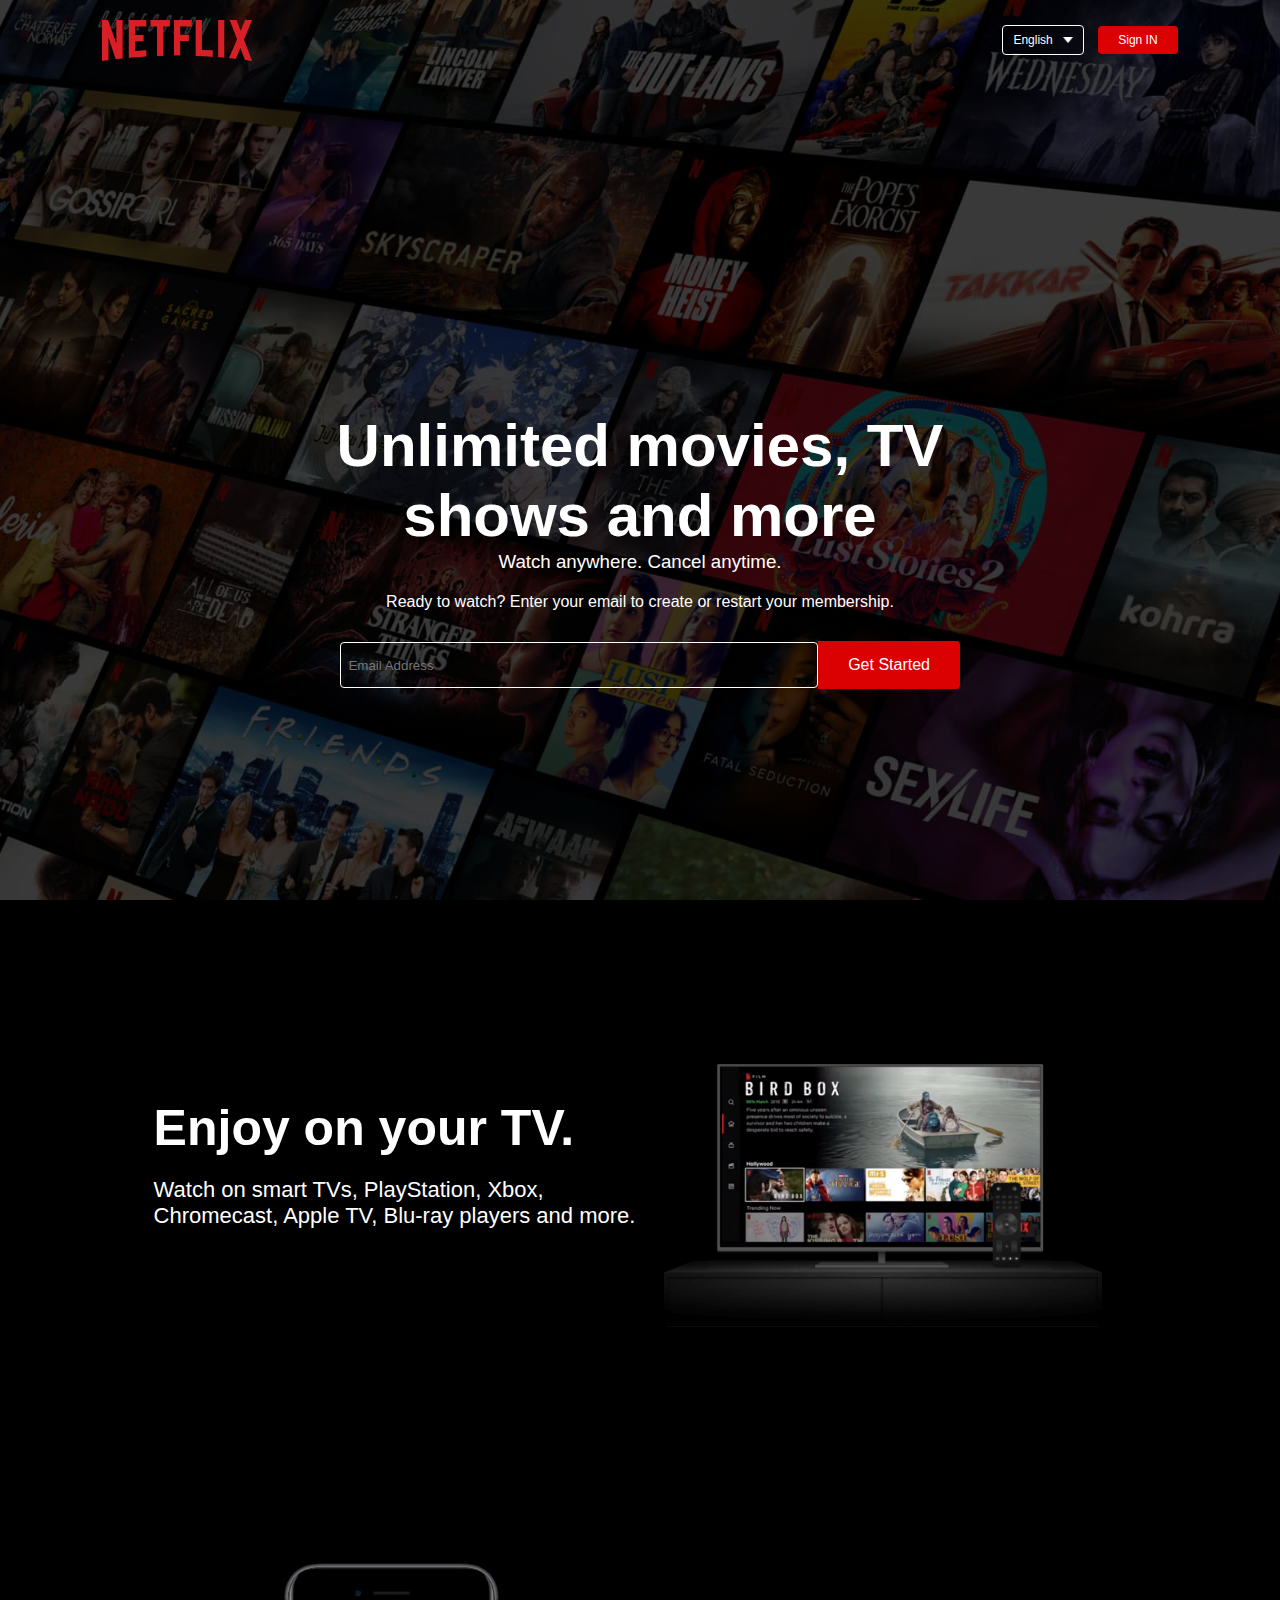
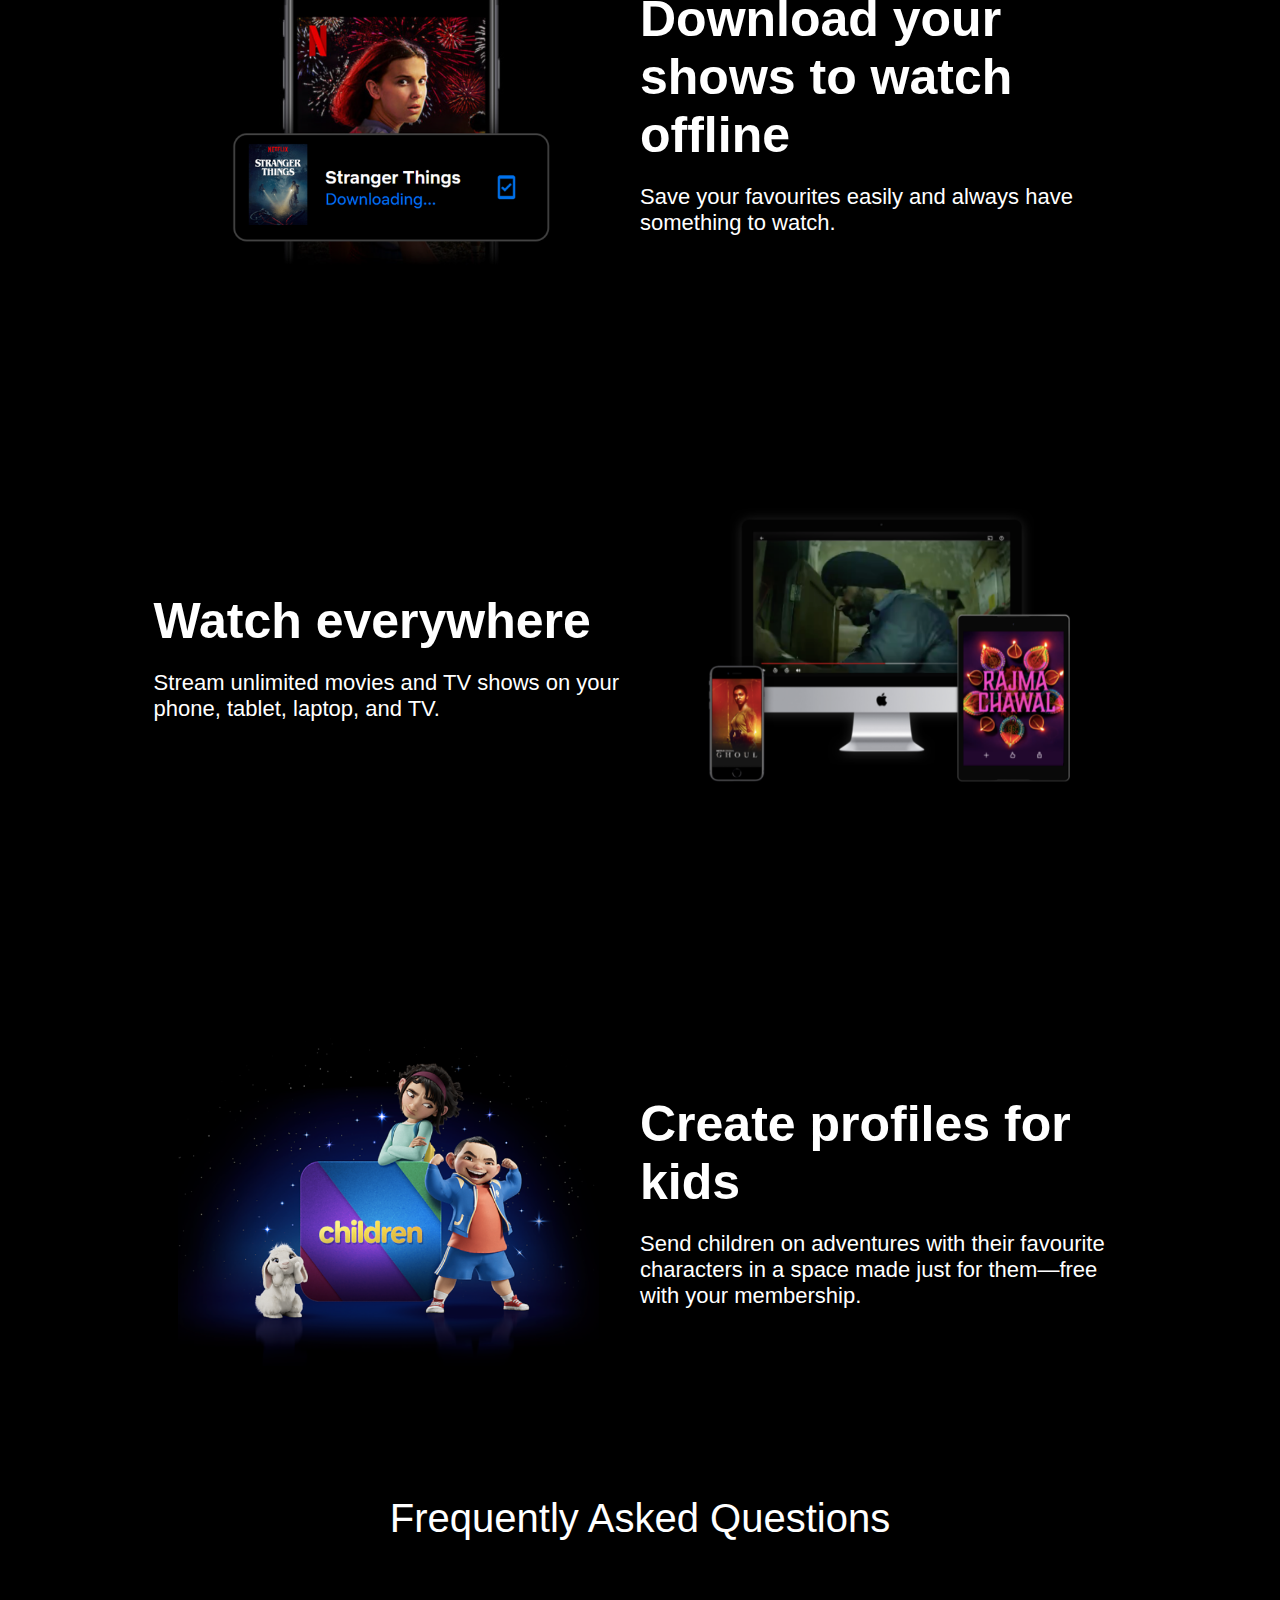
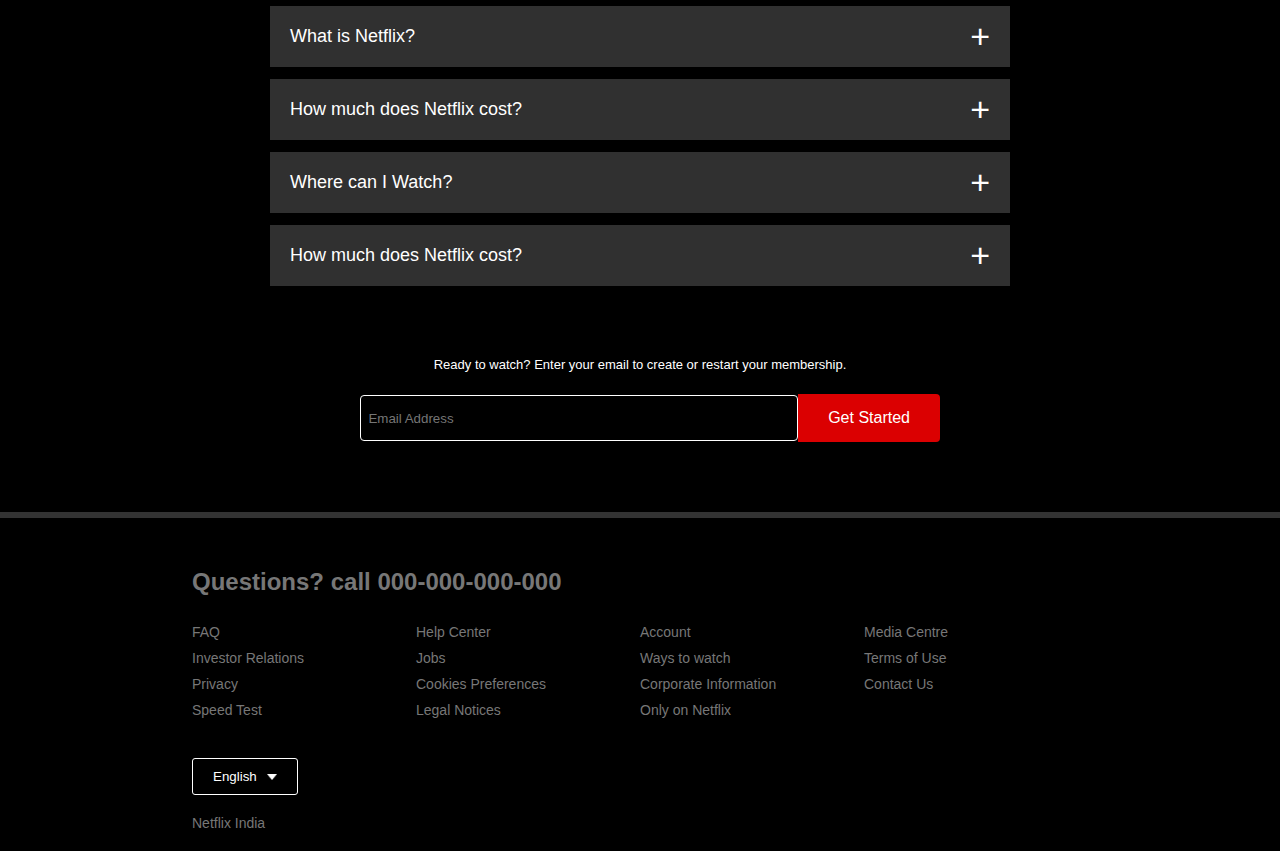
<file: Clone Project/Index.html>
<!DOCTYPE html>
<html lang="en">
<head>
    <meta charset="UTF-8">
    <meta http-equiv="X-UA-Compatible" content="IE=edge">
    <meta name="viewport" content="width=device-width, initial-scale=1.0">
    <title>Netflix</title>
    <link rel="stylesheet" href="style.css">
</head>
<body>
    <div class="header">
         <nav>
            <img src="images/logo.png" class="logo">
            <div>
                 <button class="lang">English <img src="images/down-icon.png"></button>
                 <button>Sign IN</button>
            </div>
         </nav>
         <div class="headercontent">
            <h1>
                Unlimited movies, TV shows and more
            </h1>
            <h3>
                Watch anywhere. Cancel anytime.
            </h3>
            <p>
                Ready to watch? Enter your email to create or restart your membership.
            </p>
            <form class="emailsignup">
                <input type="email" placeholder="  Email Address" required>
                <button type="submit">
                    Get Started
                </button>
            </form>
         </div>
    </div>
    <div class="features">
        <div class="row">
            <div class="coloumn">
                <h2>
                    Enjoy on your TV.
                </h2>
                <p>
                    Watch on smart TVs, PlayStation, Xbox, Chromecast, Apple TV, Blu-ray players and more.
                </p>
            </div>
            <div class="imgcoloumn">
                <img src="images/feature-1.png">
            </div>
        </div>
    </div>
    <div class="features">
        <div class="row">
            <div class="imgcoloumn">
                <img src="images/feature-2.png">
            </div>
            <div class="coloumn">
                <h2>
                    Download your shows to watch offline
                </h2>
                <p>
                    Save your favourites easily and always have something to watch.
                </p>
            </div>
        </div>
    </div>
    <div class="features">
        <div class="row">
            <div class="coloumn">
                <h2>
 Watch everywhere
                </h2>
                <p>
Stream unlimited movies and TV shows on your phone, tablet, laptop, and TV.
                </p>
            </div>
            <div class="imgcoloumn">
                <img src="images/feature-3.png">
            </div>
        </div>
    </div>
    <div class="features">
        <div class="row">
            <div class="imgcoloumn">
                <img src="images/feature-4.png">
            </div>
            <div class="coloumn">
                <h2>
Create profiles for kids
                </h2>
                <p>
Send children on adventures with their favourite characters in a space made just for them—free with your membership.
                </p>
            </div>
        </div>
    </div>

    <div class="faq">
        <h2>
            Frequently Asked Questions
        </h2>
            <ul class="acc">
                <li>
                    <input type="radio" name="acc" id="first">
                    <label for="first">What is Netflix?</label>
                    <div class="content">
                        <p>
                            Netflix is a streaming service that offers a wide variety of award-winning TV shows, movies, anime, documentaries and more – on thousands of internet-connected devices.

You can watch as much as you want, whenever you want, without a single ad – all for one low monthly price. There's always something new to discover, and new TV shows and movies are added every week!
                        </p>
                    </div> 
                </li>
                <li>
                    <input type="radio" name="acc" id="second">
                    <label for="second">How much does Netflix cost?</label>
                    <div class="content">
                        <p>
                            Watch Netflix on your smartphone, tablet, Smart TV, laptop, or streaming device, all for one fixed monthly fee. Plans range from ₹ 149 to ₹ 649 a month. No extra costs, no contracts.
                        </p>
                    </div> 
                </li>
                <li>
                    <input type="radio" name="acc" id="third">
                    <label for="third">Where can I Watch?</label>
                    <div class="content">
                        <p>
                            Watch anywhere, anytime. Sign in with your Netflix account to watch instantly on the web at netflix.com from your personal computer or on any internet-connected device that offers the Netflix app, including smart TVs, smartphones, tablets, streaming media players and game consoles.

You can also download your favourite shows with the iOS, Android, or Windows 10 app. Use downloads to watch while you're on the go and without an internet connection. Take Netflix with you anywhere.
                        </p>
                    </div> 
                </li>
                <li>
                    <input type="radio" name="acc" id="fourth">
                    <label for="fourth">How much does Netflix cost?</label>
                    <div class="content">
                        <p>
                            Netflix is flexible. There are no annoying contracts and no commitments. You can easily cancel your account online in two clicks. There are no cancellation fees – start or stop your account anytime.
                        </p>
                    </div> 
                </li>
            </ul>
            <small>
                Ready to watch? Enter your email to create or restart your membership.
            </small>
            <form class="emailsignup">
                <input type="email" placeholder="  Email Address" required>
                <button type="submit">
                    Get Started
                </button>
            </form>
    </div>

    <div class="footer">
       <h2>Questions? call 000-000-000-000</h2><br>
 <div class="row">
     <div class="col">
         <a href="#">FAQ</a>
         <a href="#">Investor Relations</a>
         <a href="#">Privacy</a>
         <a href="#">Speed Test</a>
     </div>
 <div class="col">
    <a href="#">Help Center</a>
    <a href="#">Jobs</a>
    <a href="#">Cookies Preferences</a>
    <a href="#">Legal Notices</a>
</div>
<div class="col">
    <a href="#">Account</a>
    <a href="#">Ways to watch</a>
    <a href="#">Corporate Information</a>
   <a href="#">Only on Netflix</a>
</div>
<div class= "col">
    <a href="#">Media Centre</a>
    <a href="#">Terms of Use</a>
    <a href="#">Contact Us</a>
</div>
</div>
<button class="lang">English <img src="images/down-icon.png"></button>
<p class="copyright">
    Netflix India
</p>
    </div>
</body>
</html>
</file>
<file: Clone Project/style.css>
*
{
    margin:0;
    padding:0;
    font-family: 'Poppins', sans-serif;
    box-sizing: border-box;
}
body{
    background-color: black;
    color: #fff;
}
.header{
    width: 100%;
     height: 100vh;
     background-image: linear-gradient(rgba( 0,0,0,0.7),rgba( 0,0,0,0.7)),url("new.jpeg") ;
     background-size: cover;
     background-position: center;
     padding:10px 8%;
     position:relative;
}
nav{
    display: flex;
    align-items: center;
    justify-content: space-between;
    padding: 10px 0;
}
.logo{
    width:150px;
    cursor: pointer;
}
nav button{
    border: 0;
    outline: 0;
    background: #db0001;
    color: #fff;
    padding: 7px 20px;
    font-size: 12px;
    border-radius: 4px;
    margin-left: 10px;
    cursor: pointer;
}
.lang{
    display: inline-flex ;
    align-items: center;
    background: transparent;
    border: 1px solid #fff;
    padding:7px 10px;

}
.lang img{
width: 10px;
margin-left: 10px;
}
.headercontent{
color: #fff;
position: absolute;
top: 50%;
left: 50%;
transform: translate(-50%,-50%);
text-align: center;
margin-top: 100px;
}
.headercontent h1{
font-size: 60px;
line-height: 70px;
font-weight: 600;
max-width: 650px;
}
.headercontent h3{
    font-weight: 400;
    margin-bottom: 20px;
    }
    .emailsignup{
        background: transparent;
        border-radius: 4px;
        display: flex;
        align-items: center;
        margin-top: 30px;
        overflow: hidden;
    }
    .emailsignup input{
        flex: 1;
        outline: 0;
        margin-left: 20px;
        height: 46px;
        background: transparent;
    border: 1px solid #fff;
    border-radius: 4px;
    color: #fff;
    }
    .emailsignup button{
        background: #db0001;
        border: 0;
        outline: 0;
        color: #fff;
        font-size: 16px;
        cursor: pointer;
        padding: 15px 30px;
    }
    /*features*/
    .features{
        padding: 50px 12%;
        font-size: 22px;
    }
    .row{
        display: flex;
        align-items: center;
        width: 100%;
        flex-wrap: wrap;
        padding: 50px 0;
    }
    .coloumn{
        flex-basis: 50%;
        margin-bottom: 20px;
    }
     .imgcoloumn{
        flex-basis: 50%;
        margin-bottom: 20px;
     }
     .imgcoloumn img{
        display: block;
        width: 90%;
        margin: auto;
     }
     .features h2{
         font-size: 50px;
         font-weight: 600;
         margin-bottom:  20px;
     }
     /* faq */
     .faq{
        padding: 10px 12%;
        text-align: center;
        font-size: 18px;
     }
     .faq h2{
        font-weight: 500;
         font-size: 40px; 
     }
     .acc{
        margin: 60px auto;
        width: 100%;
        max-width: 750px;
     }
     .acc li{
        list-style: none;
        width: 100%;
        padding: 5px;
     }
     .acc li label{
        display: flex;
        padding: 20px;
        align-items: center;
        font-weight: 500;
        font-size: 18px;
        background: #303030; 
        margin-bottom: 2px;
        cursor: pointer;
        position: relative;
     }
     label::after{
        content: '+';
        font-size: 34px;
        position: absolute;
        right: 20px;
        transition: transform 0.5s;
     }
     input[type="radio"]{
        display: none;
     }
     .acc .content{
        background: #303030;
        text-align: left;
        padding: 0 20px;
        max-height: 0;
        overflow: hidden;
        transition: max-height 0.5s, padding 0.5s;
     }
     .acc input[type="radio"]:checked + label + .content{
        max-height: 600px;
        padding: 30px 20px;

     }
     .acc input[type="radio"]:checked + label::after{
         transform:rotate(135deg); 
     }
     .faq .emailsignup{
        max-width: 600px;
        margin: 20px auto 60px;
     }
     .faq small{
        font-size: 13px;
     }

     /*footer*/

     .footer{
    padding: 50px 15% 10px;
    border-top: 6px solid #333;
    color: #777;
}
 footer h2{
    font-size: 18px;
    font-weight: 400;
    margin-bottom: 30px;
 }
 .footer .col{
   flex-basis: 25%;
   flex-grow: 1;
   margin-bottom: 20px;
}
.footer .col a{
   display: block;
   text-decoration:none;
    color: #777;
   font-size: 14px;
   margin-bottom: 10px;
}
.footer .row{
    align-items: flex-start;
    padding: 10px 0;
}
.footer .lang{
    color: #fff;
    padding: 10px 20px;
    border-radius: 3px;
}
.copyright{
    font-size: 14px;
    margin-top: 20px;
    margin-bottom: 10px;
}
/*media query*/
@media only screen and  (max-width: 600px){
     .logo{
         width: 100px;
     }
     nav button{
         padding: 5px 10px;
     }
     nav .lang{
         padding: 4px 8px;
        }
     .headercontent{
         position: unset;
         transform: none;
         padding-top: 150px;
     }
     .headercontent h1{
        font-size: 30px;
    }
     .emailsignup button{
        font-size: 12px;
        padding: 10px 15px;
        height: 46px;
    }
     .coloumn, .imgcoloumn{
        flex-basis: 100%;
    
    }
    .features h2{
        font-size: 30px;
    }
     features p{
        font-size: 15px;}                       I
    .row:nth-child(1), .row:nth-child(3){
        flex-direction: column-reverse;
    }
     features .row{
        padding: 10px 0;
     }
    .faq h2{
        font-size: 20px;
    }
    .acc .content{
font-size: 14px;
    }
    .acc li label{
        padding: 10px;
        font-size: 14px;
    }
    label::after{
        font-size: 22px;
    }
}
</file>
